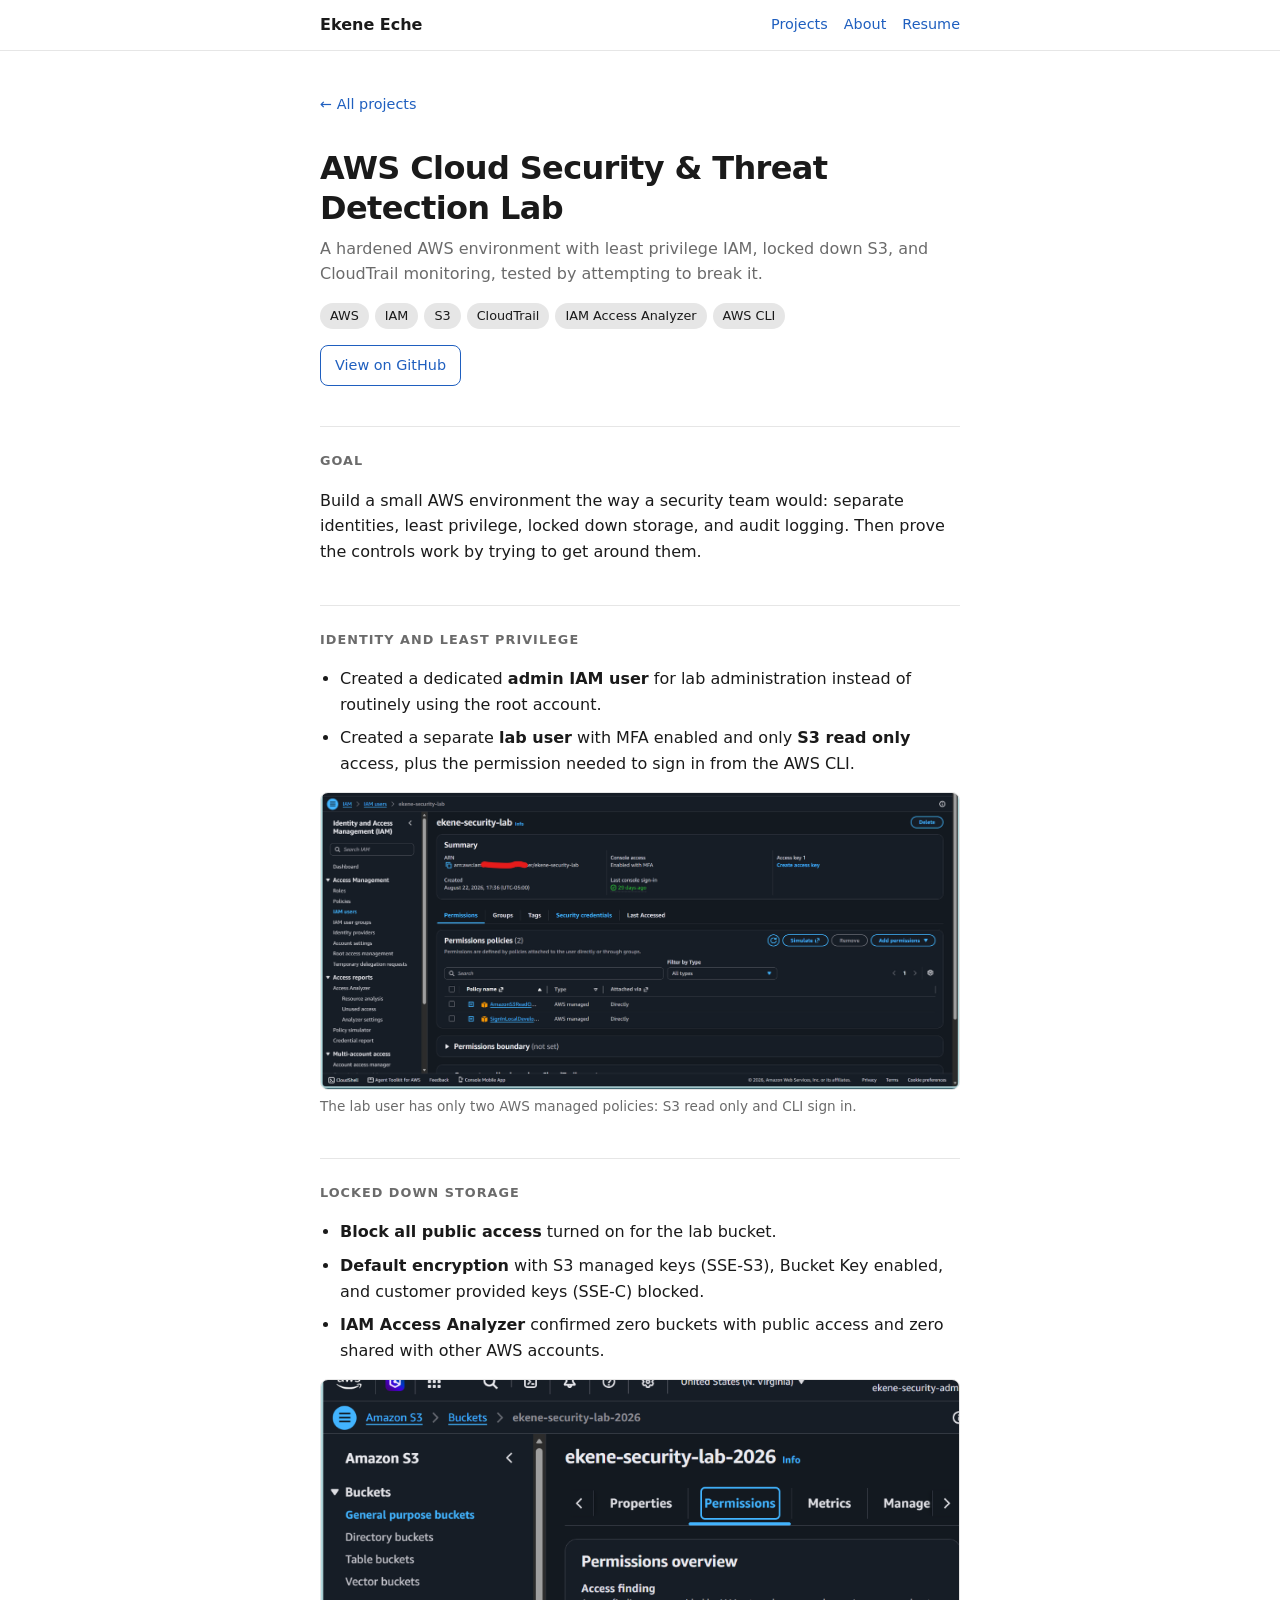
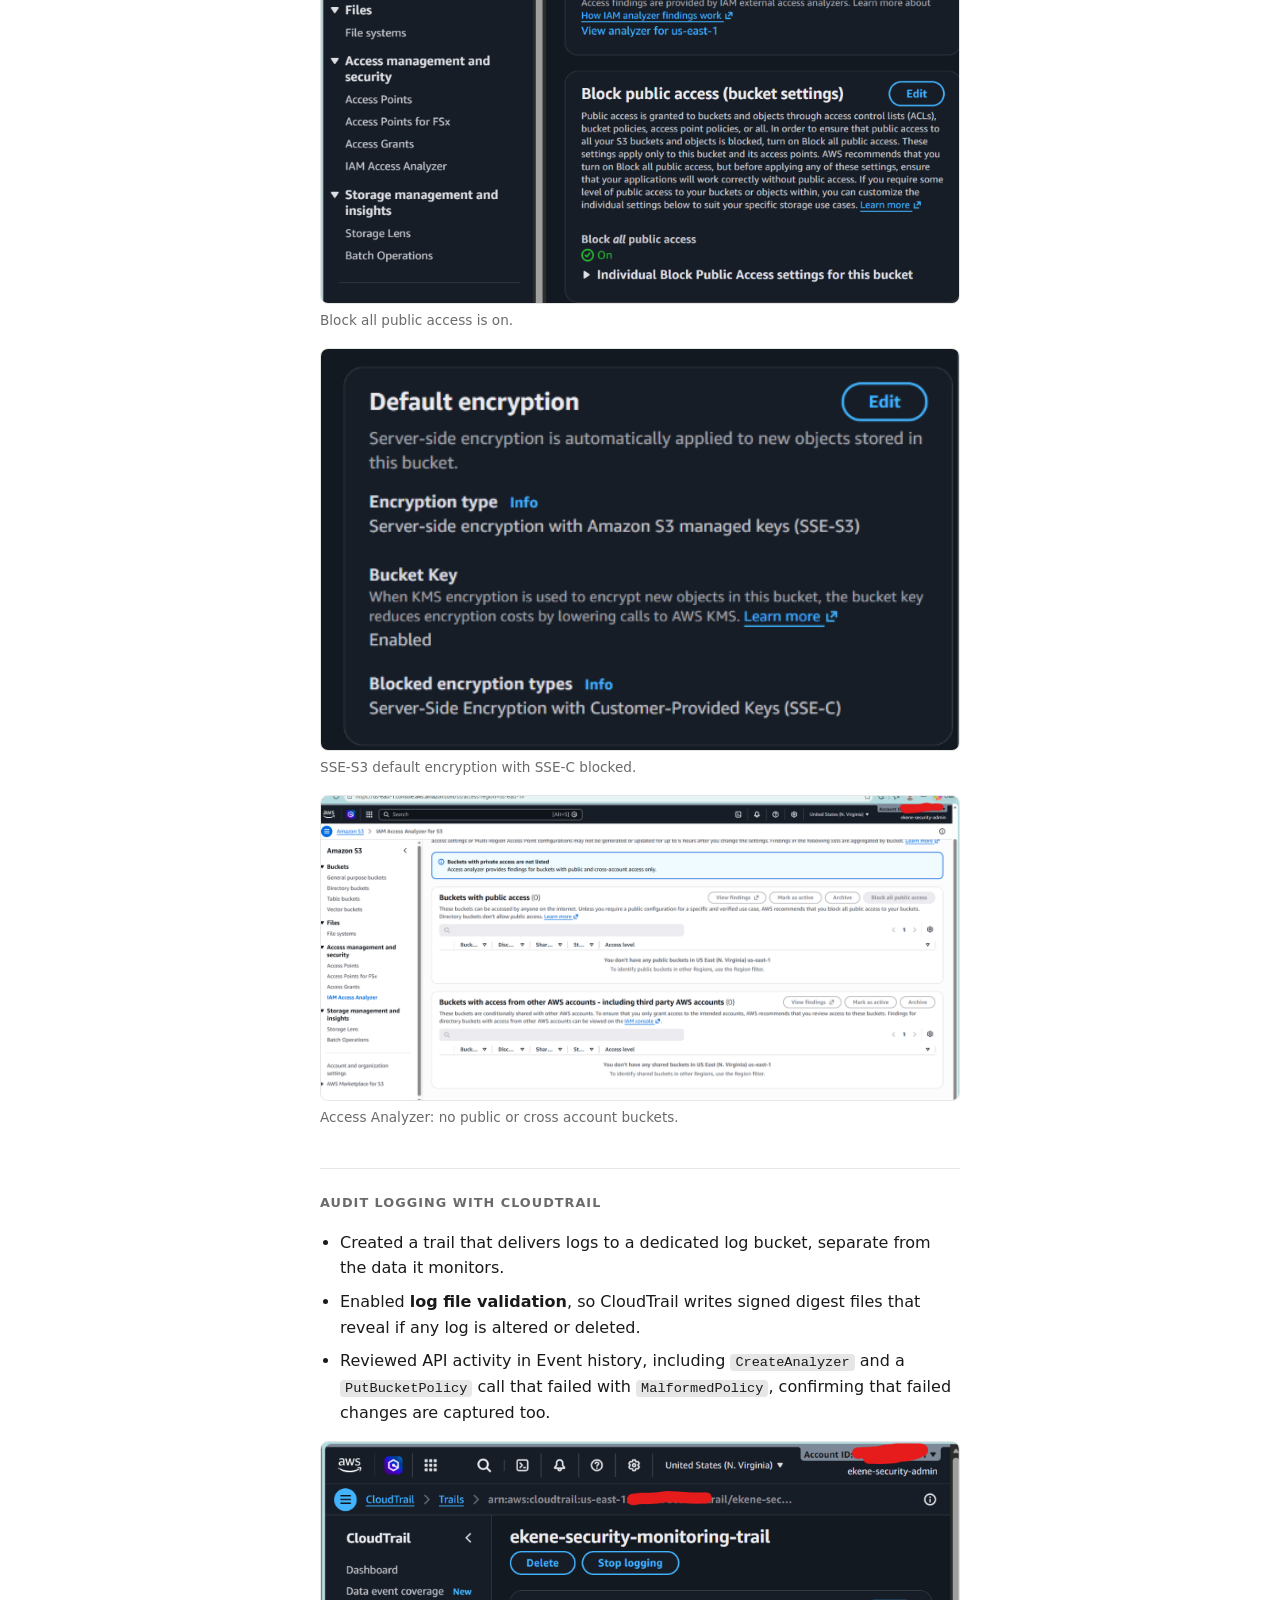
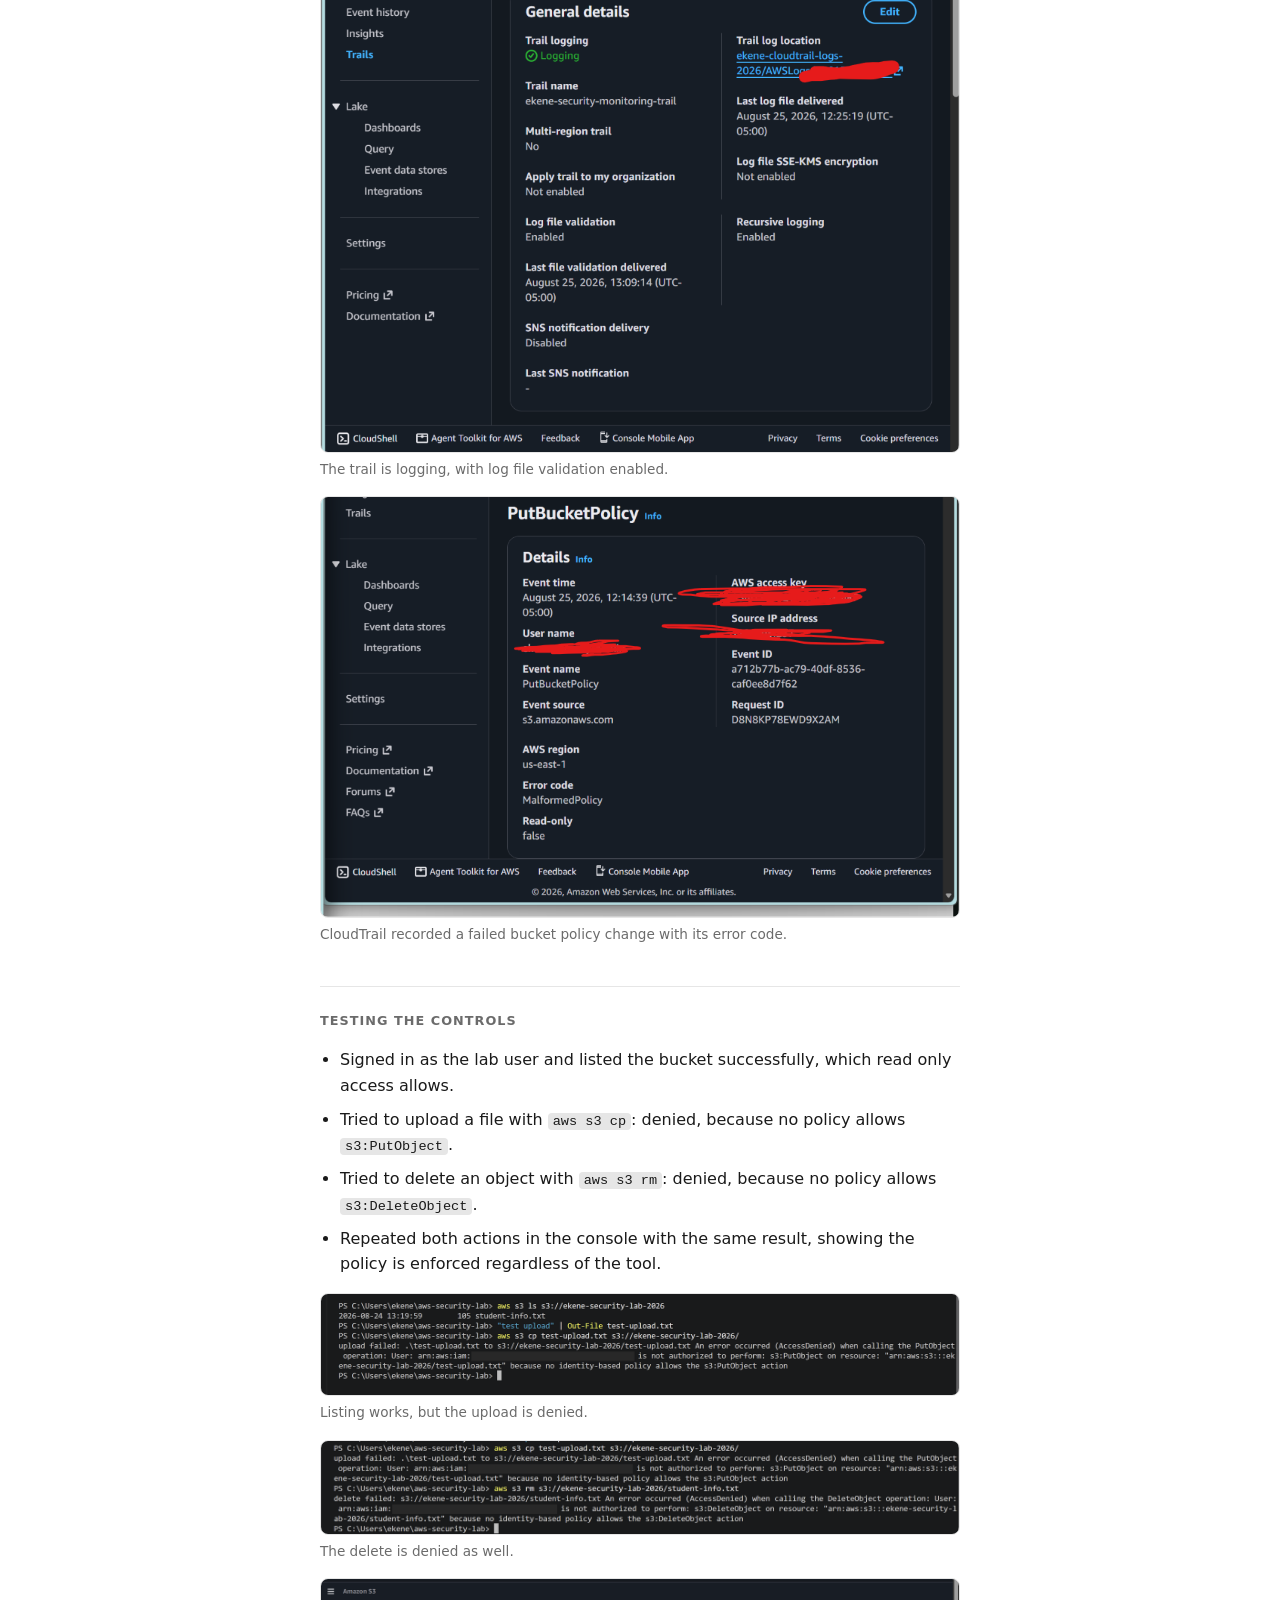
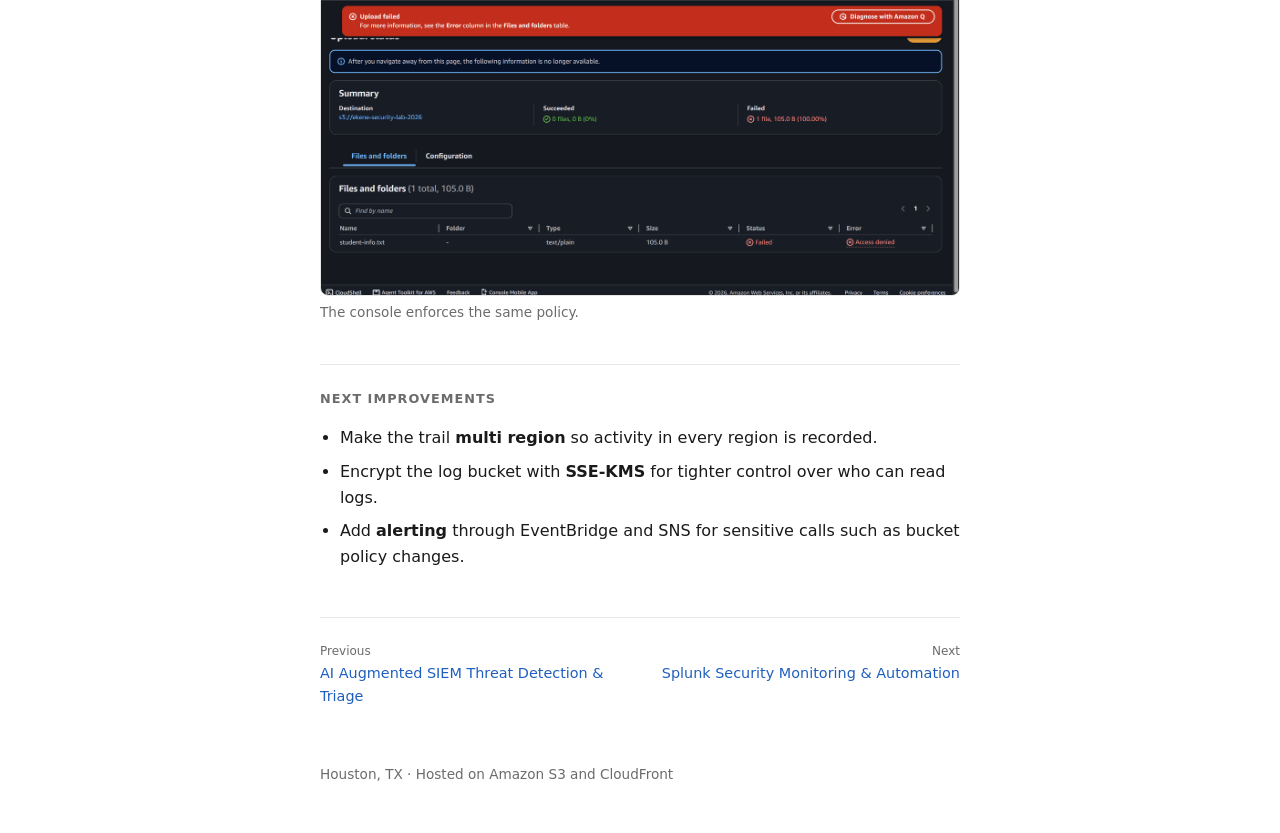
<file: 05-aws-portfolio-website/site/projects/aws-cloud-security-lab.html>
<!DOCTYPE html>
<html lang="en">
<head>
  <meta charset="UTF-8">
  <meta name="viewport" content="width=device-width, initial-scale=1.0">
  <title>AWS Cloud Security & Threat Detection Lab | Ekene Eche</title>
  <meta name="description" content="Ekene Eche, cybersecurity portfolio: cloud security, SIEM, and threat detection.">
  <link rel="stylesheet" href="../style.css">
</head>
<body>
  <div class="topbar"><div class="topbar-inner">
    <a class="brand" href="../index.html">Ekene Eche</a>
    <nav class="toplinks"><a href="../index.html#projects">Projects</a><a href="../about.pdf">About</a><a href="../resume.pdf">Resume</a></nav>
  </div></div>
  <main>
    <a class="back" href="../index.html#projects">&larr; All projects</a>
    <header class="project-head">
      
      <h1>AWS Cloud Security &amp; Threat Detection Lab</h1>
      <p class="tagline">A hardened AWS environment with least privilege IAM, locked down S3, and CloudTrail monitoring, tested by attempting to break it.</p>
      <ul class="chips"><li>AWS</li><li>IAM</li><li>S3</li><li>CloudTrail</li><li>IAM Access Analyzer</li><li>AWS CLI</li></ul>
      <a class="button" href="https://github.com/echeekene/CloudSecurityProjects/tree/main/01-aws-cloud-security-lab">View on GitHub</a>
    </header>
    <section class="detail">
      <h2>Goal</h2>
      <p>Build a small AWS environment the way a security team would: separate identities, least privilege, locked down storage, and audit logging. Then prove the controls work by trying to get around them.</p>
    </section>
    <section class="detail">
      <h2>Identity and least privilege</h2>
      <ul class="points"><li>Created a dedicated <strong>admin IAM user</strong> for lab administration instead of routinely using the root account.</li><li>Created a separate <strong>lab user</strong> with MFA enabled and only <strong>S3 read only</strong> access, plus the permission needed to sign in from the AWS CLI.</li></ul><div class="figs"><figure><a href="img/aws-lab/lab-user-permissions.png" target="_blank" rel="noopener"><img src="img/aws-lab/lab-user-permissions.png" alt="The lab user has only two AWS managed policies: S3 read only and CLI sign in." loading="lazy"></a><figcaption>The lab user has only two AWS managed policies: S3 read only and CLI sign in.</figcaption></figure></div>
    </section>
    <section class="detail">
      <h2>Locked down storage</h2>
      <ul class="points"><li><strong>Block all public access</strong> turned on for the lab bucket.</li><li><strong>Default encryption</strong> with S3 managed keys (SSE-S3), Bucket Key enabled, and customer provided keys (SSE-C) blocked.</li><li><strong>IAM Access Analyzer</strong> confirmed zero buckets with public access and zero shared with other AWS accounts.</li></ul><div class="figs"><figure><a href="img/aws-lab/block-public-access.png" target="_blank" rel="noopener"><img src="img/aws-lab/block-public-access.png" alt="Block all public access is on." loading="lazy"></a><figcaption>Block all public access is on.</figcaption></figure><figure><a href="img/aws-lab/default-encryption.png" target="_blank" rel="noopener"><img src="img/aws-lab/default-encryption.png" alt="SSE-S3 default encryption with SSE-C blocked." loading="lazy"></a><figcaption>SSE-S3 default encryption with SSE-C blocked.</figcaption></figure><figure><a href="img/aws-lab/access-analyzer.png" target="_blank" rel="noopener"><img src="img/aws-lab/access-analyzer.png" alt="Access Analyzer: no public or cross account buckets." loading="lazy"></a><figcaption>Access Analyzer: no public or cross account buckets.</figcaption></figure></div>
    </section>
    <section class="detail">
      <h2>Audit logging with CloudTrail</h2>
      <ul class="points"><li>Created a trail that delivers logs to a dedicated log bucket, separate from the data it monitors.</li><li>Enabled <strong>log file validation</strong>, so CloudTrail writes signed digest files that reveal if any log is altered or deleted.</li><li>Reviewed API activity in Event history, including <code>CreateAnalyzer</code> and a <code>PutBucketPolicy</code> call that failed with <code>MalformedPolicy</code>, confirming that failed changes are captured too.</li></ul><div class="figs"><figure><a href="img/aws-lab/cloudtrail-trail.png" target="_blank" rel="noopener"><img src="img/aws-lab/cloudtrail-trail.png" alt="The trail is logging, with log file validation enabled." loading="lazy"></a><figcaption>The trail is logging, with log file validation enabled.</figcaption></figure><figure><a href="img/aws-lab/cloudtrail-putbucketpolicy.png" target="_blank" rel="noopener"><img src="img/aws-lab/cloudtrail-putbucketpolicy.png" alt="CloudTrail recorded a failed bucket policy change with its error code." loading="lazy"></a><figcaption>CloudTrail recorded a failed bucket policy change with its error code.</figcaption></figure></div>
    </section>
    <section class="detail">
      <h2>Testing the controls</h2>
      <ul class="points"><li>Signed in as the lab user and listed the bucket successfully, which read only access allows.</li><li>Tried to upload a file with <code>aws s3 cp</code>: denied, because no policy allows <code>s3:PutObject</code>.</li><li>Tried to delete an object with <code>aws s3 rm</code>: denied, because no policy allows <code>s3:DeleteObject</code>.</li><li>Repeated both actions in the console with the same result, showing the policy is enforced regardless of the tool.</li></ul><div class="figs"><figure><a href="img/aws-lab/cli-putobject-denied.png" target="_blank" rel="noopener"><img src="img/aws-lab/cli-putobject-denied.png" alt="Listing works, but the upload is denied." loading="lazy"></a><figcaption>Listing works, but the upload is denied.</figcaption></figure><figure><a href="img/aws-lab/cli-deleteobject-denied.png" target="_blank" rel="noopener"><img src="img/aws-lab/cli-deleteobject-denied.png" alt="The delete is denied as well." loading="lazy"></a><figcaption>The delete is denied as well.</figcaption></figure><figure><a href="img/aws-lab/console-upload-denied.png" target="_blank" rel="noopener"><img src="img/aws-lab/console-upload-denied.png" alt="The console enforces the same policy." loading="lazy"></a><figcaption>The console enforces the same policy.</figcaption></figure></div>
    </section>
    <section class="detail">
      <h2>Next improvements</h2>
      <ul class="points"><li>Make the trail <strong>multi region</strong> so activity in every region is recorded.</li><li>Encrypt the log bucket with <strong>SSE-KMS</strong> for tighter control over who can read logs.</li><li>Add <strong>alerting</strong> through EventBridge and SNS for sensitive calls such as bucket policy changes.</li></ul>
    </section>
    <nav class="pager"><a href="ai-siem-triage.html"><small>Previous</small>AI Augmented SIEM Threat Detection &amp; Triage</a><a class="next" href="splunk-monitoring.html"><small>Next</small>Splunk Security Monitoring &amp; Automation</a></nav>
    <footer><p>Houston, TX &middot; Hosted on Amazon S3 and CloudFront</p></footer>
  </main>
</body>
</html>
</file>
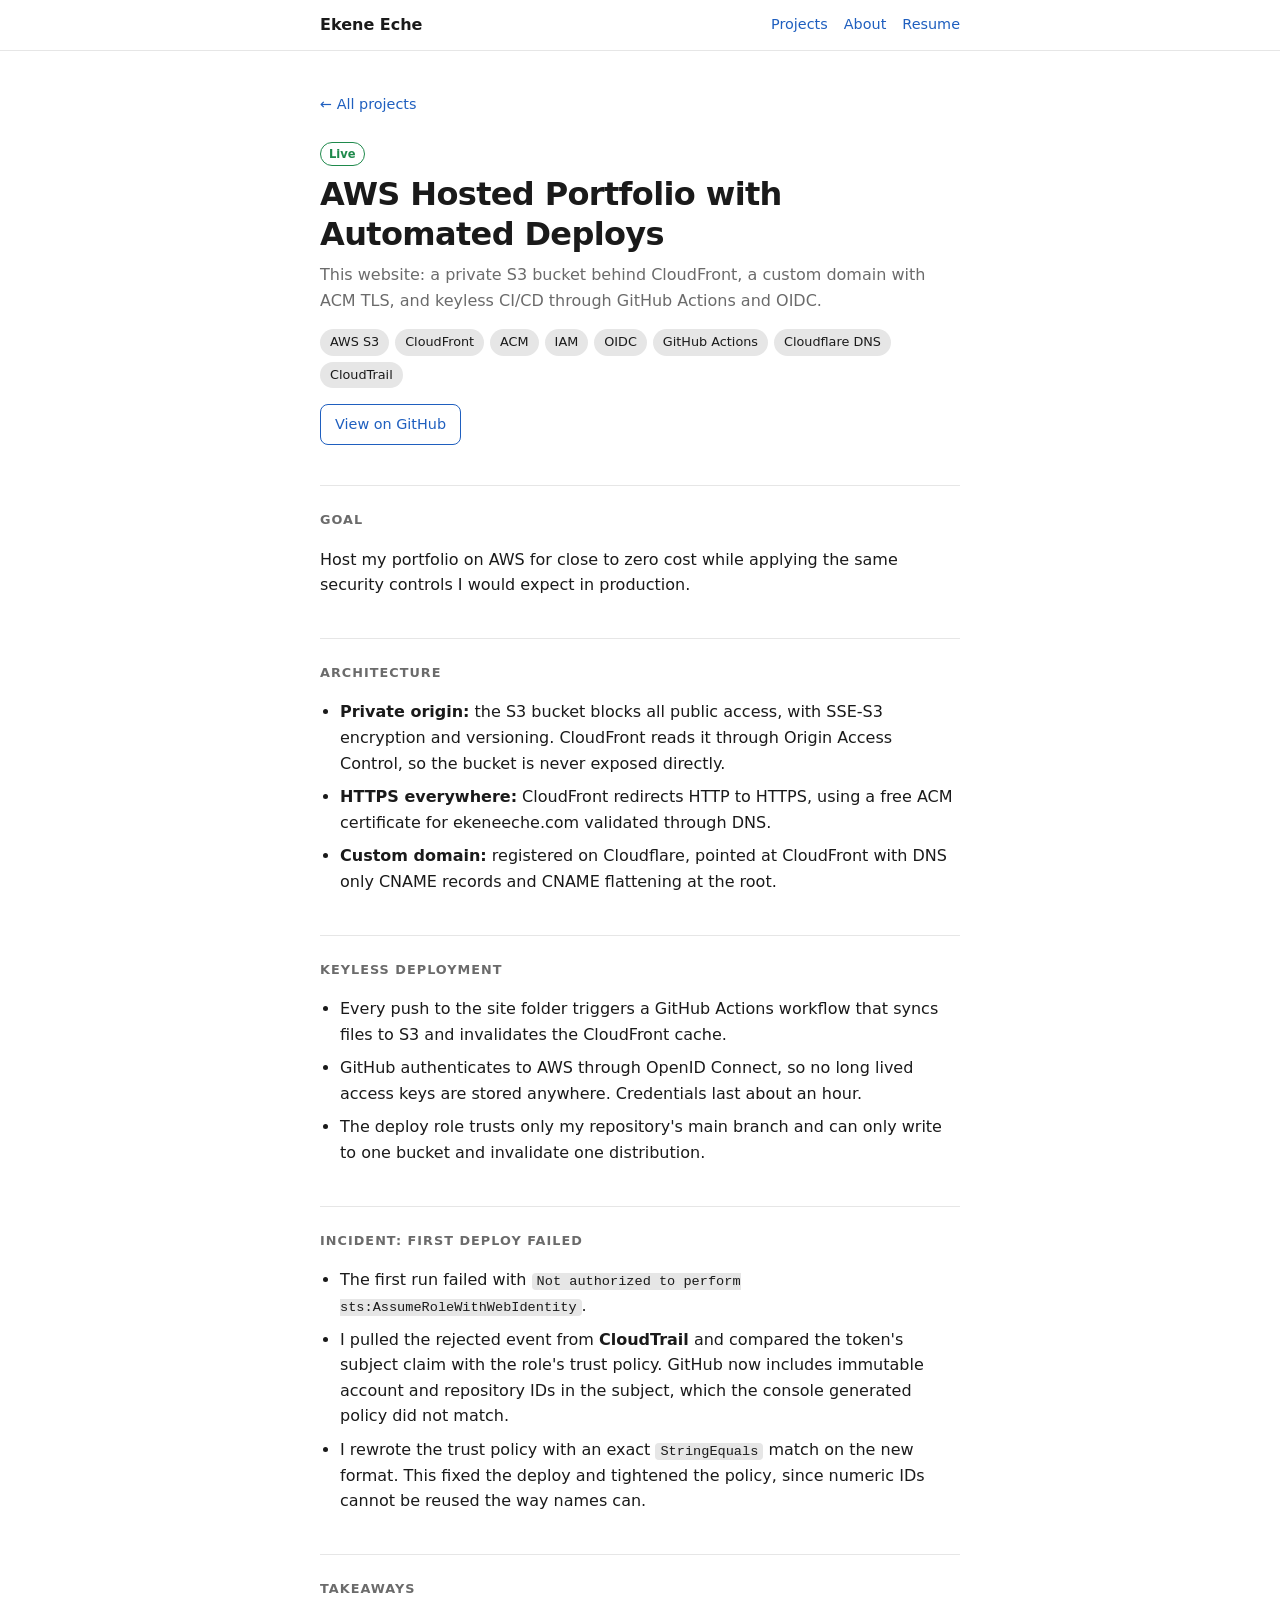
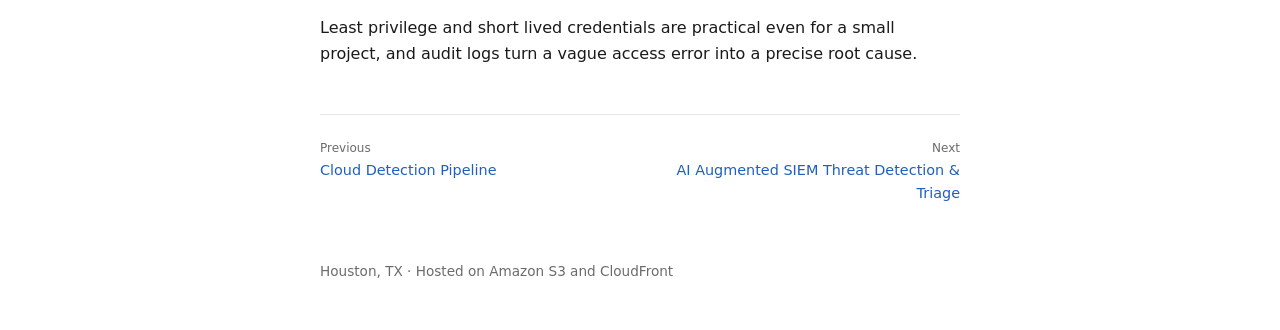
<file: 05-aws-portfolio-website/site/projects/aws-portfolio-site.html>
<!DOCTYPE html>
<html lang="en">
<head>
  <meta charset="UTF-8">
  <meta name="viewport" content="width=device-width, initial-scale=1.0">
  <title>AWS Hosted Portfolio with Automated Deploys | Ekene Eche</title>
  <meta name="description" content="Ekene Eche, cybersecurity portfolio: cloud security, SIEM, and threat detection.">
  <link rel="stylesheet" href="../style.css">
</head>
<body>
  <div class="topbar"><div class="topbar-inner">
    <a class="brand" href="../index.html">Ekene Eche</a>
    <nav class="toplinks"><a href="../index.html#projects">Projects</a><a href="../about.pdf">About</a><a href="../resume.pdf">Resume</a></nav>
  </div></div>
  <main>
    <a class="back" href="../index.html#projects">&larr; All projects</a>
    <header class="project-head">
      <span class="badge live">Live</span>
      <h1>AWS Hosted Portfolio with Automated Deploys</h1>
      <p class="tagline">This website: a private S3 bucket behind CloudFront, a custom domain with ACM TLS, and keyless CI/CD through GitHub Actions and OIDC.</p>
      <ul class="chips"><li>AWS S3</li><li>CloudFront</li><li>ACM</li><li>IAM</li><li>OIDC</li><li>GitHub Actions</li><li>Cloudflare DNS</li><li>CloudTrail</li></ul>
      <a class="button" href="https://github.com/echeekene/CloudSecurityProjects/tree/main/05-aws-portfolio-website">View on GitHub</a>
    </header>
    <section class="detail">
      <h2>Goal</h2>
      <p>Host my portfolio on AWS for close to zero cost while applying the same security controls I would expect in production.</p>
    </section>
    <section class="detail">
      <h2>Architecture</h2>
      <ul class="points"><li><strong>Private origin:</strong> the S3 bucket blocks all public access, with SSE-S3 encryption and versioning. CloudFront reads it through Origin Access Control, so the bucket is never exposed directly.</li><li><strong>HTTPS everywhere:</strong> CloudFront redirects HTTP to HTTPS, using a free ACM certificate for ekeneeche.com validated through DNS.</li><li><strong>Custom domain:</strong> registered on Cloudflare, pointed at CloudFront with DNS only CNAME records and CNAME flattening at the root.</li></ul>
    </section>
    <section class="detail">
      <h2>Keyless deployment</h2>
      <ul class="points"><li>Every push to the site folder triggers a GitHub Actions workflow that syncs files to S3 and invalidates the CloudFront cache.</li><li>GitHub authenticates to AWS through OpenID Connect, so no long lived access keys are stored anywhere. Credentials last about an hour.</li><li>The deploy role trusts only my repository's main branch and can only write to one bucket and invalidate one distribution.</li></ul>
    </section>
    <section class="detail">
      <h2>Incident: first deploy failed</h2>
      <ul class="points"><li>The first run failed with <code>Not authorized to perform sts:AssumeRoleWithWebIdentity</code>.</li><li>I pulled the rejected event from <strong>CloudTrail</strong> and compared the token's subject claim with the role's trust policy. GitHub now includes immutable account and repository IDs in the subject, which the console generated policy did not match.</li><li>I rewrote the trust policy with an exact <code>StringEquals</code> match on the new format. This fixed the deploy and tightened the policy, since numeric IDs cannot be reused the way names can.</li></ul>
    </section>
    <section class="detail">
      <h2>Takeaways</h2>
      <p>Least privilege and short lived credentials are practical even for a small project, and audit logs turn a vague access error into a precise root cause.</p>
    </section>
    <nav class="pager"><a href="cloud-detection-pipeline.html"><small>Previous</small>Cloud Detection Pipeline</a><a class="next" href="ai-siem-triage.html"><small>Next</small>AI Augmented SIEM Threat Detection &amp; Triage</a></nav>
    <footer><p>Houston, TX &middot; Hosted on Amazon S3 and CloudFront</p></footer>
  </main>
</body>
</html>
</file>
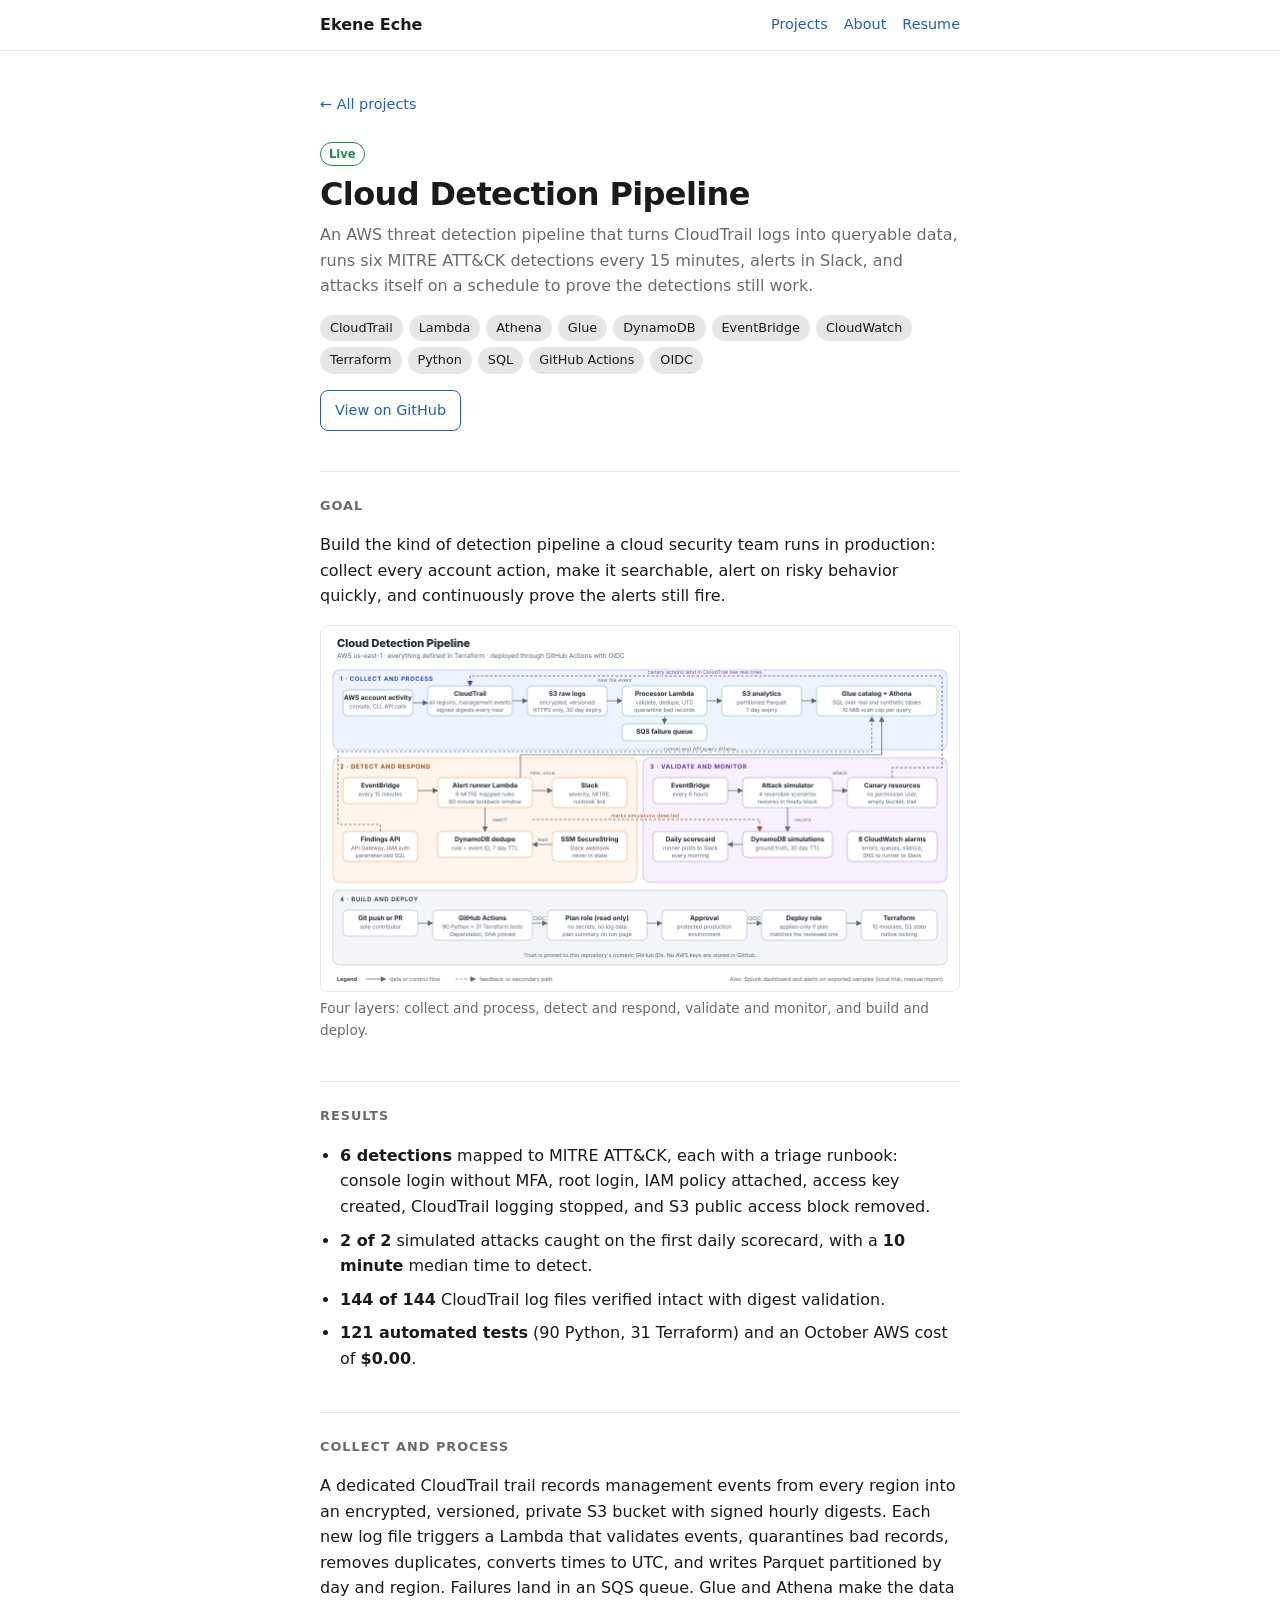
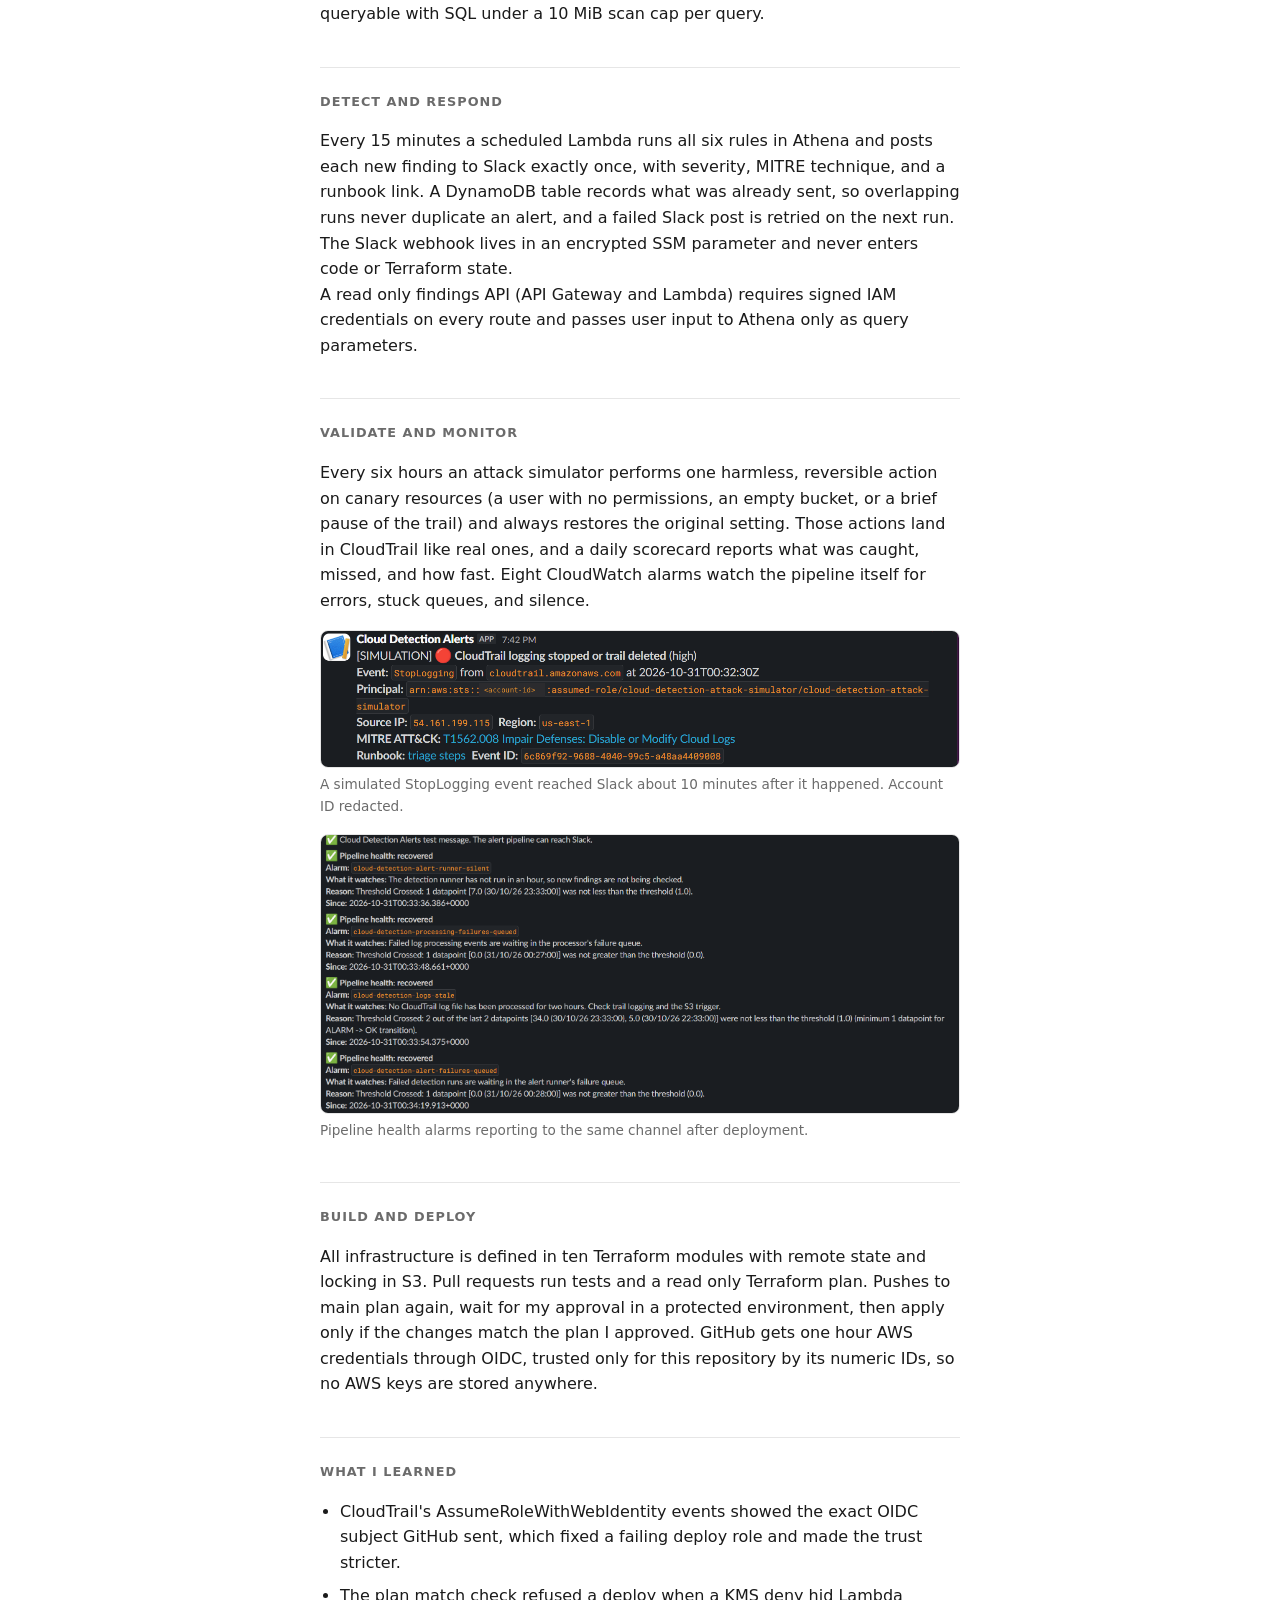
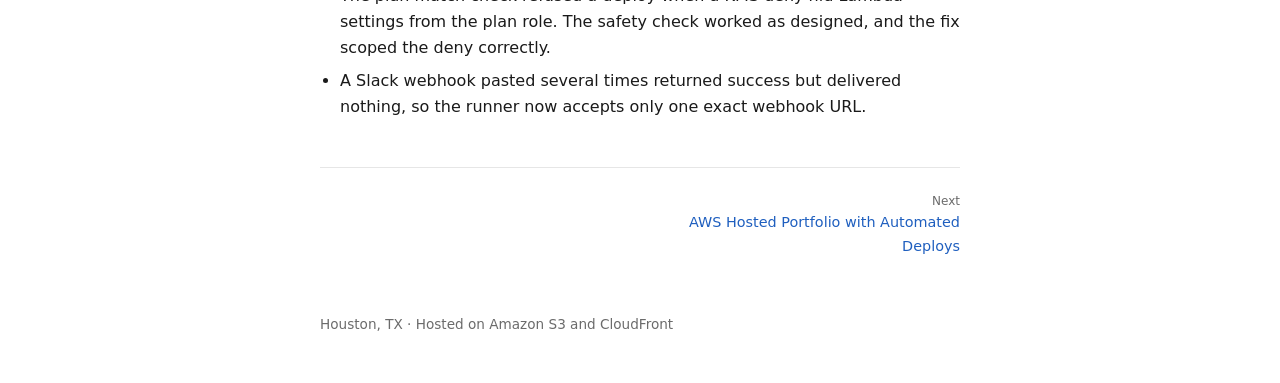
<file: 05-aws-portfolio-website/site/projects/cloud-detection-pipeline.html>
<!DOCTYPE html>
<html lang="en">
<head>
  <meta charset="UTF-8">
  <meta name="viewport" content="width=device-width, initial-scale=1.0">
  <title>Cloud Detection Pipeline | Ekene Eche</title>
  <meta name="description" content="Ekene Eche, cybersecurity portfolio: an AWS threat detection pipeline with live alerting, attack simulation, and keyless CI/CD.">
  <link rel="stylesheet" href="../style.css">
</head>
<body>
  <div class="topbar"><div class="topbar-inner">
    <a class="brand" href="../index.html">Ekene Eche</a>
    <nav class="toplinks"><a href="../index.html#projects">Projects</a><a href="../about.pdf">About</a><a href="../resume.pdf">Resume</a></nav>
  </div></div>
  <main>
    <a class="back" href="../index.html#projects">&larr; All projects</a>
    <header class="project-head">
      <span class="badge live">Live</span>
      <h1>Cloud Detection Pipeline</h1>
      <p class="tagline">An AWS threat detection pipeline that turns CloudTrail logs into queryable data, runs six MITRE ATT&amp;CK detections every 15 minutes, alerts in Slack, and attacks itself on a schedule to prove the detections still work.</p>
      <ul class="chips"><li>CloudTrail</li><li>Lambda</li><li>Athena</li><li>Glue</li><li>DynamoDB</li><li>EventBridge</li><li>CloudWatch</li><li>Terraform</li><li>Python</li><li>SQL</li><li>GitHub Actions</li><li>OIDC</li></ul>
      <a class="button" href="https://github.com/echeekene/Cloud-detection-pipeline">View on GitHub</a>
    </header>
    <section class="detail">
      <h2>Goal</h2>
      <p>Build the kind of detection pipeline a cloud security team runs in production: collect every account action, make it searchable, alert on risky behavior quickly, and continuously prove the alerts still fire.</p>
      <div class="figs">
        <figure><a href="img/cloud-detection/architecture.png" target="_blank" rel="noopener"><img src="img/cloud-detection/architecture.png" alt="Architecture in four layers: collect and process, detect and respond, validate and monitor, build and deploy." width="2560" height="1464" loading="lazy"></a><figcaption>Four layers: collect and process, detect and respond, validate and monitor, and build and deploy.</figcaption></figure>
      </div>
    </section>
    <section class="detail">
      <h2>Results</h2>
      <ul class="points">
        <li><strong>6 detections</strong> mapped to MITRE ATT&amp;CK, each with a triage runbook: console login without MFA, root login, IAM policy attached, access key created, CloudTrail logging stopped, and S3 public access block removed.</li>
        <li><strong>2 of 2</strong> simulated attacks caught on the first daily scorecard, with a <strong>10 minute</strong> median time to detect.</li>
        <li><strong>144 of 144</strong> CloudTrail log files verified intact with digest validation.</li>
        <li><strong>121 automated tests</strong> (90 Python, 31 Terraform) and an October AWS cost of <strong>$0.00</strong>.</li>
      </ul>
    </section>
    <section class="detail">
      <h2>Collect and process</h2>
      <p>A dedicated CloudTrail trail records management events from every region into an encrypted, versioned, private S3 bucket with signed hourly digests. Each new log file triggers a Lambda that validates events, quarantines bad records, removes duplicates, converts times to UTC, and writes Parquet partitioned by day and region. Failures land in an SQS queue. Glue and Athena make the data queryable with SQL under a 10 MiB scan cap per query.</p>
    </section>
    <section class="detail">
      <h2>Detect and respond</h2>
      <p>Every 15 minutes a scheduled Lambda runs all six rules in Athena and posts each new finding to Slack exactly once, with severity, MITRE technique, and a runbook link. A DynamoDB table records what was already sent, so overlapping runs never duplicate an alert, and a failed Slack post is retried on the next run. The Slack webhook lives in an encrypted SSM parameter and never enters code or Terraform state.</p>
      <p>A read only findings API (API Gateway and Lambda) requires signed IAM credentials on every route and passes user input to Athena only as query parameters.</p>
    </section>
    <section class="detail">
      <h2>Validate and monitor</h2>
      <p>Every six hours an attack simulator performs one harmless, reversible action on canary resources (a user with no permissions, an empty bucket, or a brief pause of the trail) and always restores the original setting. Those actions land in CloudTrail like real ones, and a daily scorecard reports what was caught, missed, and how fast. Eight CloudWatch alarms watch the pipeline itself for errors, stuck queues, and silence.</p>
      <div class="figs">
        <figure><a href="img/cloud-detection/slack-simulation-alert.png" target="_blank" rel="noopener"><img src="img/cloud-detection/slack-simulation-alert.png" alt="Slack alert for a simulated CloudTrail StopLogging event, with the account ID redacted." width="1260" height="270" loading="lazy"></a><figcaption>A simulated StopLogging event reached Slack about 10 minutes after it happened. Account ID redacted.</figcaption></figure>
        <figure><a href="img/cloud-detection/slack-health-alarms.png" target="_blank" rel="noopener"><img src="img/cloud-detection/slack-health-alarms.png" alt="Slack messages from the pipeline health alarms." width="1775" height="775" loading="lazy"></a><figcaption>Pipeline health alarms reporting to the same channel after deployment.</figcaption></figure>
      </div>
    </section>
    <section class="detail">
      <h2>Build and deploy</h2>
      <p>All infrastructure is defined in ten Terraform modules with remote state and locking in S3. Pull requests run tests and a read only Terraform plan. Pushes to main plan again, wait for my approval in a protected environment, then apply only if the changes match the plan I approved. GitHub gets one hour AWS credentials through OIDC, trusted only for this repository by its numeric IDs, so no AWS keys are stored anywhere.</p>
    </section>
    <section class="detail">
      <h2>What I learned</h2>
      <ul class="points">
        <li>CloudTrail's AssumeRoleWithWebIdentity events showed the exact OIDC subject GitHub sent, which fixed a failing deploy role and made the trust stricter.</li>
        <li>The plan match check refused a deploy when a KMS deny hid Lambda settings from the plan role. The safety check worked as designed, and the fix scoped the deny correctly.</li>
        <li>A Slack webhook pasted several times returned success but delivered nothing, so the runner now accepts only one exact webhook URL.</li>
      </ul>
    </section>
    <nav class="pager"><span></span><a class="next" href="aws-portfolio-site.html"><small>Next</small>AWS Hosted Portfolio with Automated Deploys</a></nav>
    <footer><p>Houston, TX &middot; Hosted on Amazon S3 and CloudFront</p></footer>
  </main>
</body>
</html>
</file>
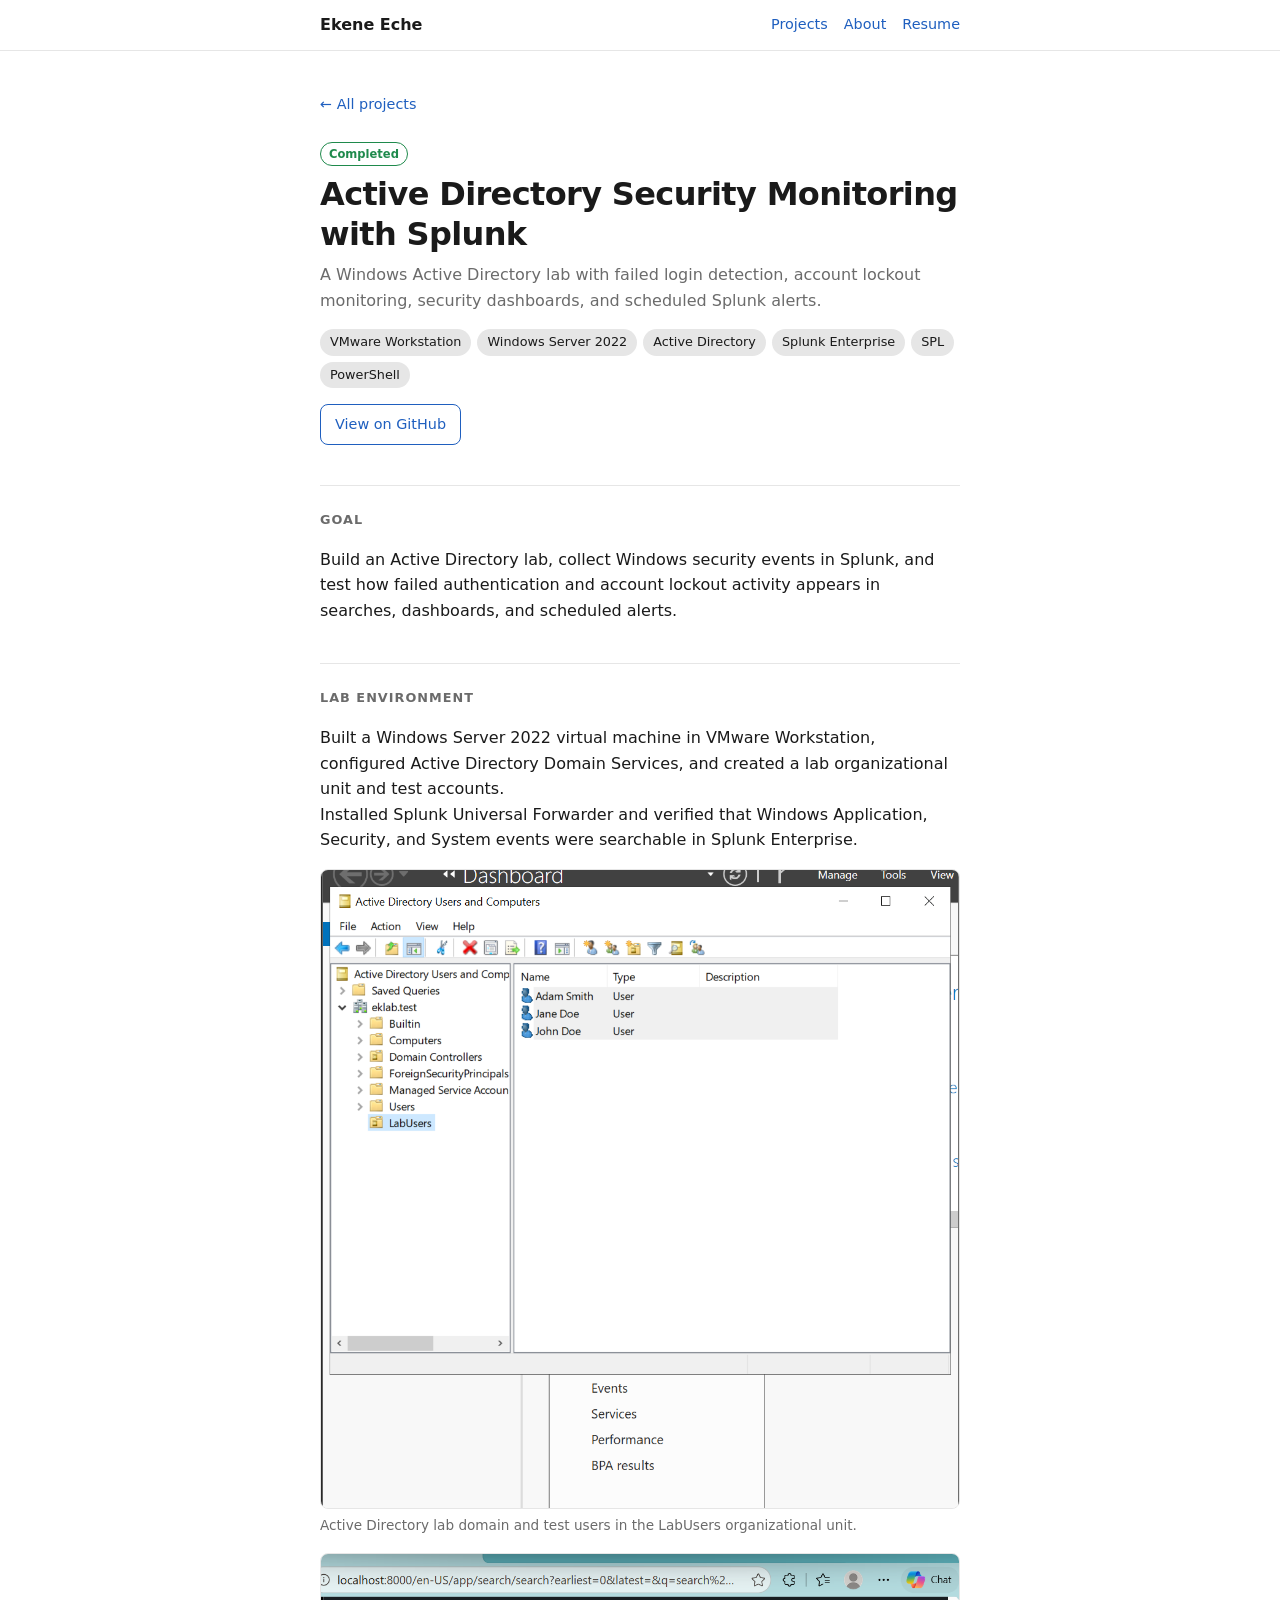
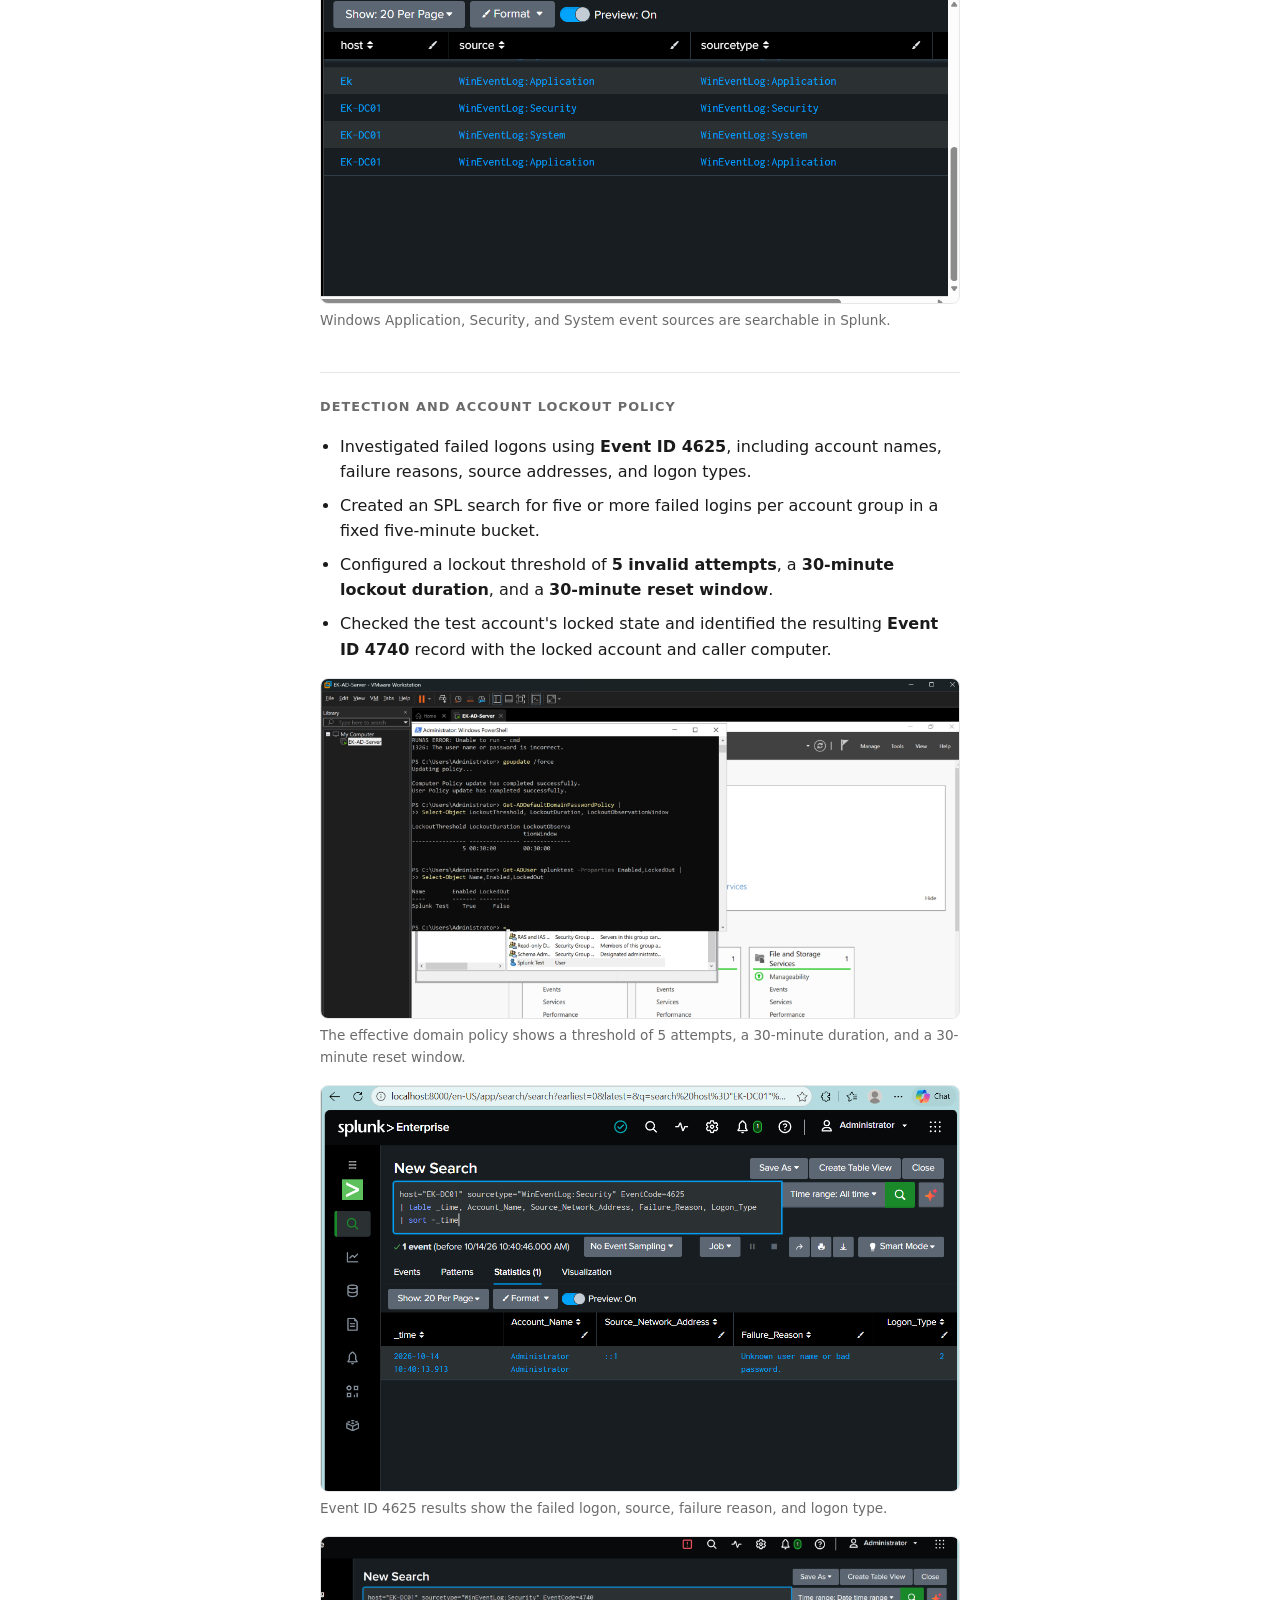
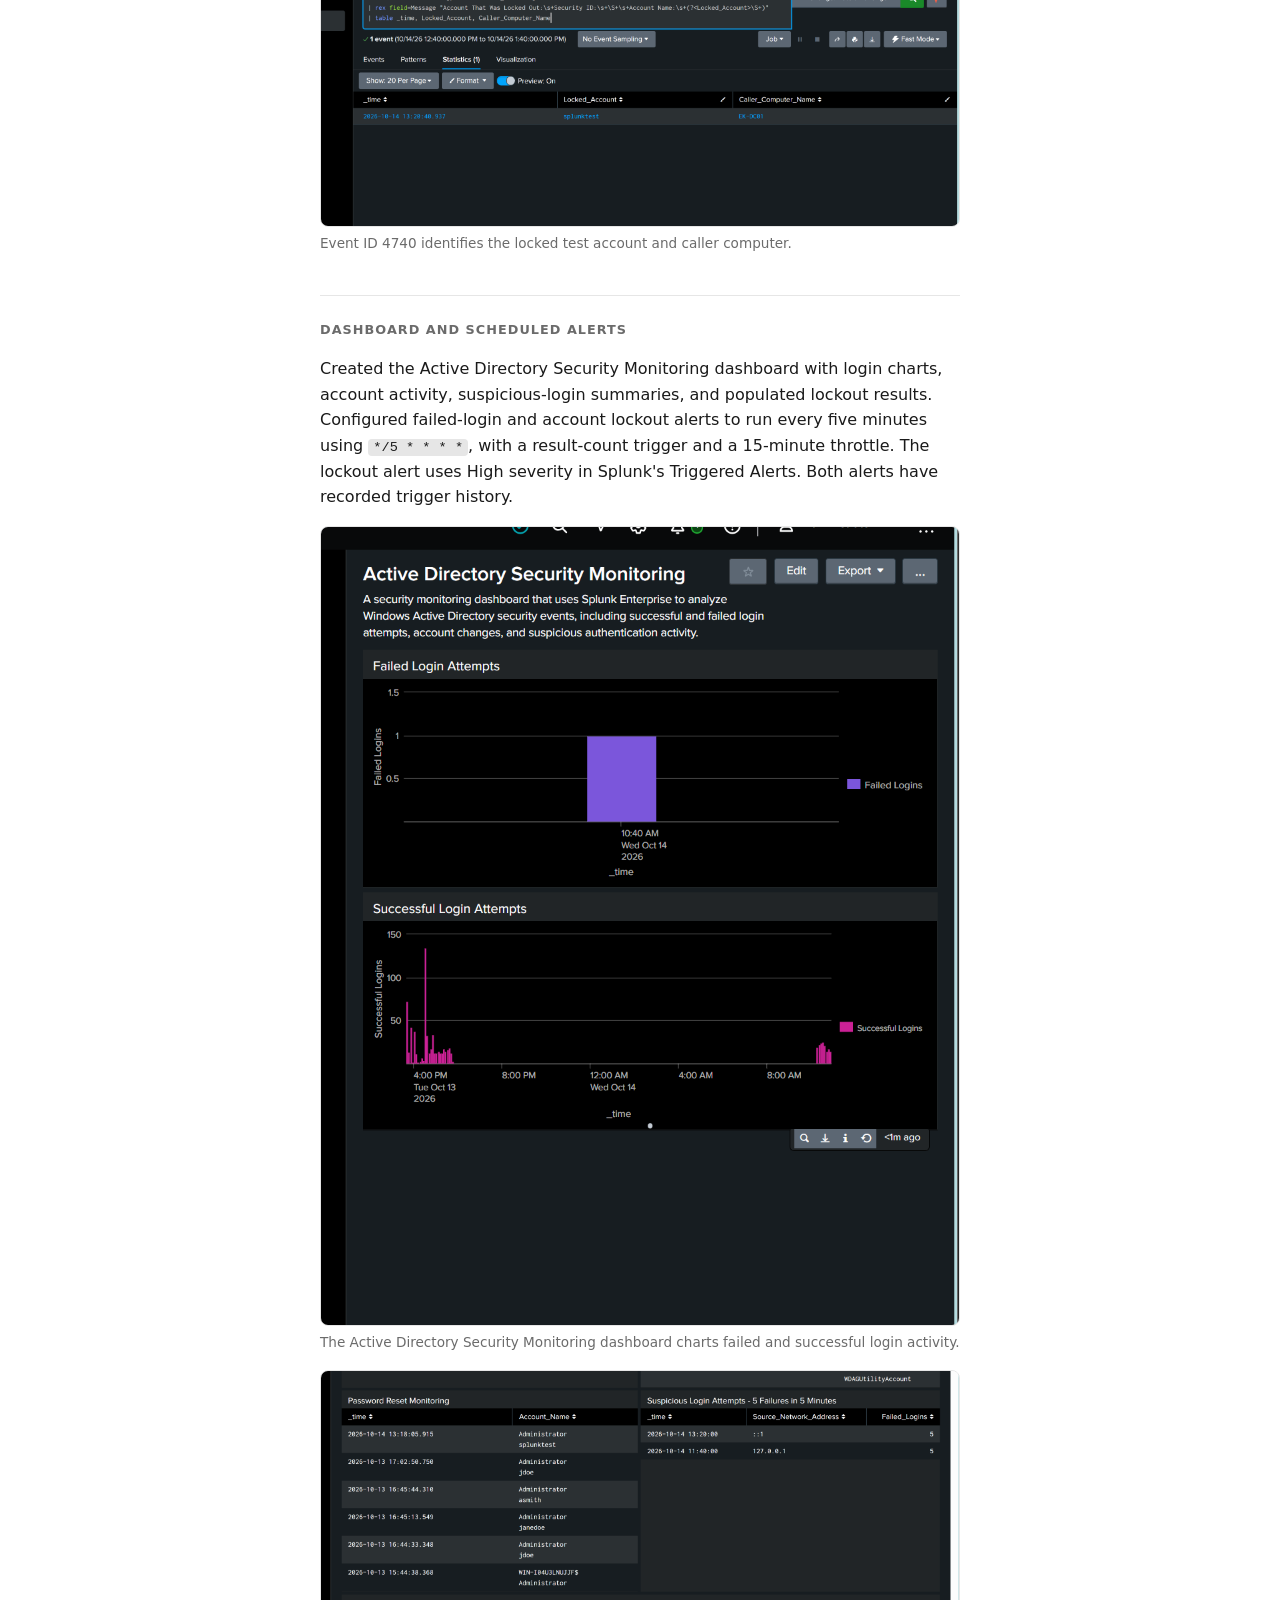
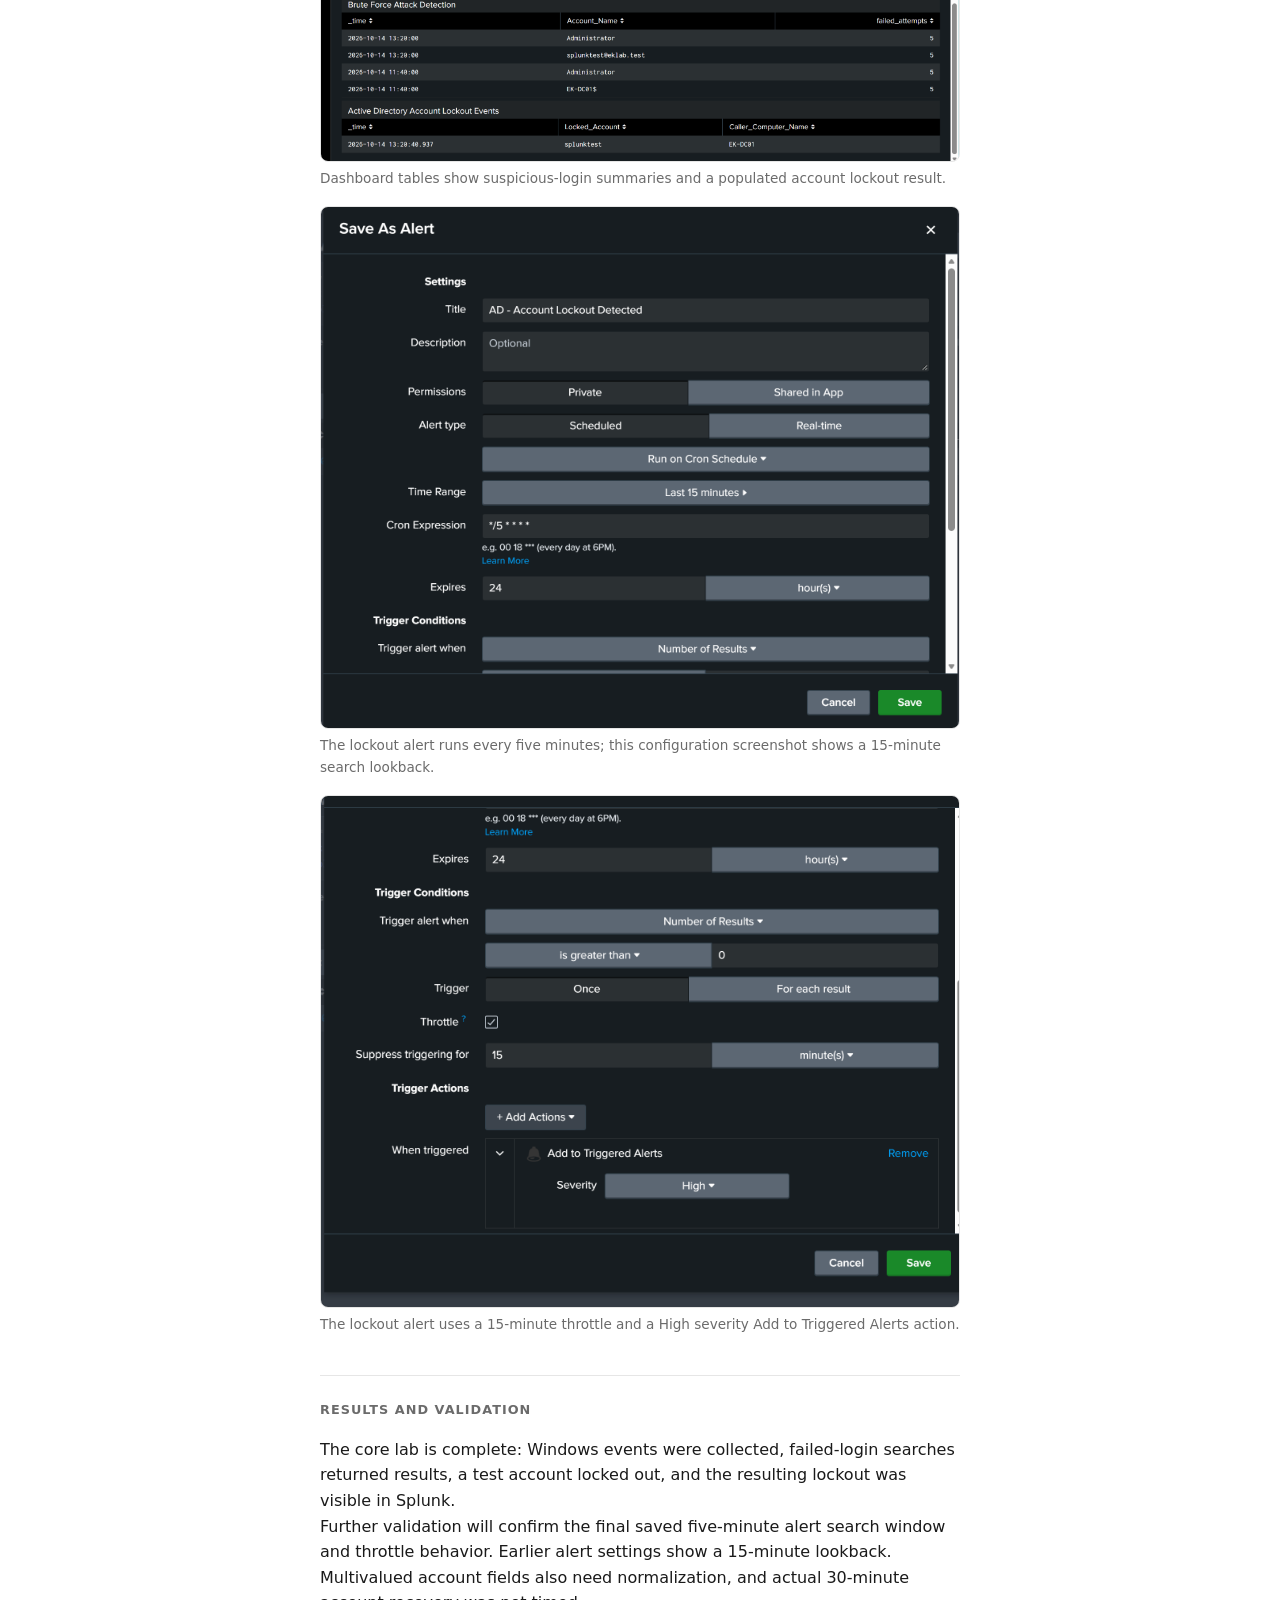
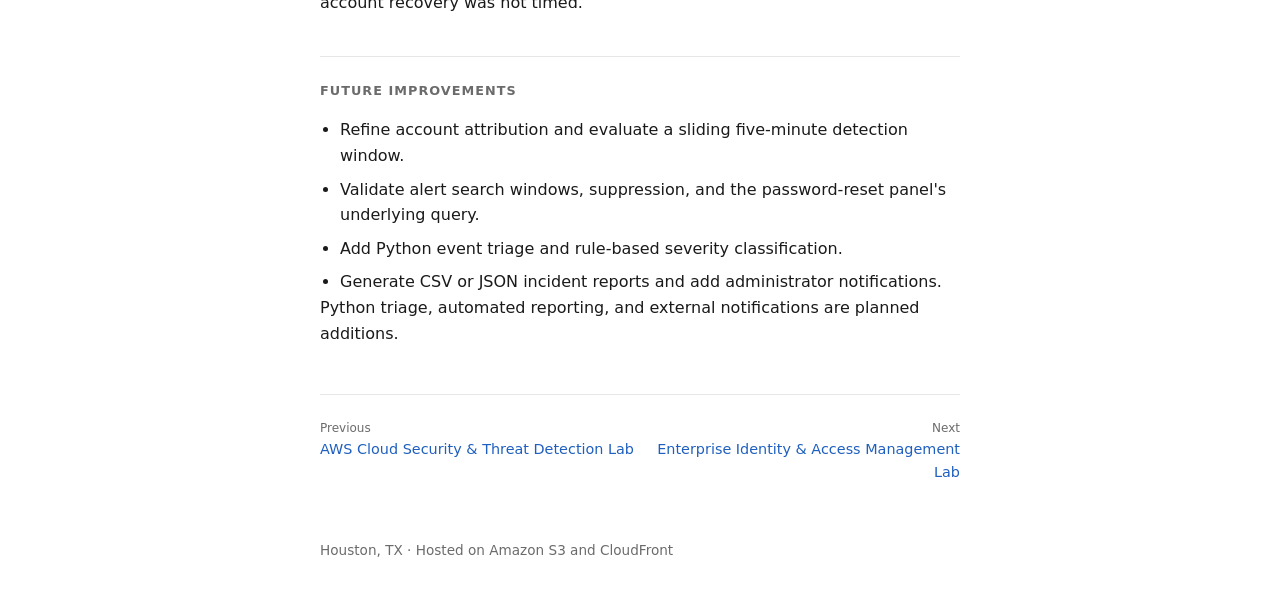
<file: 05-aws-portfolio-website/site/projects/splunk-monitoring.html>
<!DOCTYPE html>
<html lang="en">
<head>
  <meta charset="UTF-8">
  <meta name="viewport" content="width=device-width, initial-scale=1.0">
  <title>Active Directory Security Monitoring with Splunk | Ekene Eche</title>
  <meta name="description" content="Ekene Eche, cybersecurity portfolio: cloud security, SIEM, and threat detection.">
  <link rel="stylesheet" href="../style.css">
</head>
<body>
  <div class="topbar"><div class="topbar-inner">
    <a class="brand" href="../index.html">Ekene Eche</a>
    <nav class="toplinks"><a href="../index.html#projects">Projects</a><a href="../about.pdf">About</a><a href="../resume.pdf">Resume</a></nav>
  </div></div>
  <main>
    <a class="back" href="../index.html#projects">&larr; All projects</a>
    <header class="project-head">
      
      <span class="badge live">Completed</span>
      <h1>Active Directory Security Monitoring with Splunk</h1>
      <p class="tagline">A Windows Active Directory lab with failed login detection, account lockout monitoring, security dashboards, and scheduled Splunk alerts.</p>
      <ul class="chips"><li>VMware Workstation</li><li>Windows Server 2022</li><li>Active Directory</li><li>Splunk Enterprise</li><li>SPL</li><li>PowerShell</li></ul>
      <a class="button" href="https://github.com/echeekene/CloudSecurityProjects/tree/main/03-splunk-security-automation">View on GitHub</a>
    </header>
    <section class="detail">
      <h2>Goal</h2>
      <p>Build an Active Directory lab, collect Windows security events in Splunk, and test how failed authentication and account lockout activity appears in searches, dashboards, and scheduled alerts.</p>
    </section>
    <section class="detail">
      <h2>Lab environment</h2>
      <p>Built a Windows Server 2022 virtual machine in VMware Workstation, configured Active Directory Domain Services, and created a lab organizational unit and test accounts.</p>
      <p>Installed Splunk Universal Forwarder and verified that Windows Application, Security, and System events were searchable in Splunk Enterprise.</p>
      <div class="figs">
        <figure><a href="img/splunk-lab/active-directory-lab-users.png" target="_blank" rel="noopener"><img src="img/splunk-lab/active-directory-lab-users.png" alt="Active Directory lab domain and test users in the LabUsers organizational unit." width="1040" height="1040" loading="lazy"></a><figcaption>Active Directory lab domain and test users in the LabUsers organizational unit.</figcaption></figure>
        <figure><a href="img/splunk-lab/windows-event-sources.png" target="_blank" rel="noopener"><img src="img/splunk-lab/windows-event-sources.png" alt="Windows Application, Security, and System event sources are searchable in Splunk." width="1135" height="622" loading="lazy"></a><figcaption>Windows Application, Security, and System event sources are searchable in Splunk.</figcaption></figure>
      </div>
    </section>
    <section class="detail">
      <h2>Detection and account lockout policy</h2>
      <ul class="points">
        <li>Investigated failed logons using <strong>Event ID 4625</strong>, including account names, failure reasons, source addresses, and logon types.</li>
        <li>Created an SPL search for five or more failed logins per account group in a fixed five-minute bucket.</li>
        <li>Configured a lockout threshold of <strong>5 invalid attempts</strong>, a <strong>30-minute lockout duration</strong>, and a <strong>30-minute reset window</strong>.</li>
        <li>Checked the test account's locked state and identified the resulting <strong>Event ID 4740</strong> record with the locked account and caller computer.</li>
      </ul>
      <div class="figs">
        <figure><a href="img/splunk-lab/lockout-policy.png" target="_blank" rel="noopener"><img src="img/splunk-lab/lockout-policy.png" alt="The effective domain policy shows a threshold of 5 attempts, a 30-minute duration, and a 30-minute reset window." width="2048" height="1088" loading="lazy"></a><figcaption>The effective domain policy shows a threshold of 5 attempts, a 30-minute duration, and a 30-minute reset window.</figcaption></figure>
        <figure><a href="img/splunk-lab/failed-login-search.png" target="_blank" rel="noopener"><img src="img/splunk-lab/failed-login-search.png" alt="Event ID 4625 results show the failed logon, source, failure reason, and logon type." width="1235" height="785" loading="lazy"></a><figcaption>Event ID 4625 results show the failed logon, source, failure reason, and logon type.</figcaption></figure>
        <figure><a href="img/splunk-lab/account-lockout-search.png" target="_blank" rel="noopener"><img src="img/splunk-lab/account-lockout-search.png" alt="Event ID 4740 identifies the locked test account and caller computer." width="2048" height="928" loading="lazy"></a><figcaption>Event ID 4740 identifies the locked test account and caller computer.</figcaption></figure>
      </div>
    </section>
    <section class="detail">
      <h2>Dashboard and scheduled alerts</h2>
      <p>Created the Active Directory Security Monitoring dashboard with login charts, account activity, suspicious-login summaries, and populated lockout results.</p>
      <p>Configured failed-login and account lockout alerts to run every five minutes using <code>*/5 * * * *</code>, with a result-count trigger and a 15-minute throttle. The lockout alert uses High severity in Splunk's Triggered Alerts. Both alerts have recorded trigger history.</p>
      <div class="figs">
        <figure><a href="img/splunk-lab/login-dashboard.png" target="_blank" rel="noopener"><img src="img/splunk-lab/login-dashboard.png" alt="The Active Directory Security Monitoring dashboard charts failed and successful login activity." width="957" height="1197" loading="lazy"></a><figcaption>The Active Directory Security Monitoring dashboard charts failed and successful login activity.</figcaption></figure>
        <figure><a href="img/splunk-lab/dashboard-detection-results.png" target="_blank" rel="noopener"><img src="img/splunk-lab/dashboard-detection-results.png" alt="Dashboard tables show suspicious-login summaries and a populated account lockout result." width="2048" height="1252" loading="lazy"></a><figcaption>Dashboard tables show suspicious-login summaries and a populated account lockout result.</figcaption></figure>
        <figure><a href="img/splunk-lab/alert-schedule.png" target="_blank" rel="noopener"><img src="img/splunk-lab/alert-schedule.png" alt="The lockout alert runs every five minutes; this configuration screenshot shows a 15-minute search lookback." width="1610" height="1316" loading="lazy"></a><figcaption>The lockout alert runs every five minutes; this configuration screenshot shows a 15-minute search lookback.</figcaption></figure>
        <figure><a href="img/splunk-lab/alert-severity-and-throttle.png" target="_blank" rel="noopener"><img src="img/splunk-lab/alert-severity-and-throttle.png" alt="The lockout alert uses a 15-minute throttle and a High severity Add to Triggered Alerts action." width="1588" height="1272" loading="lazy"></a><figcaption>The lockout alert uses a 15-minute throttle and a High severity Add to Triggered Alerts action.</figcaption></figure>
      </div>
    </section>
    <section class="detail">
      <h2>Results and validation</h2>
      <p>The core lab is complete: Windows events were collected, failed-login searches returned results, a test account locked out, and the resulting lockout was visible in Splunk.</p>
      <p>Further validation will confirm the final saved five-minute alert search window and throttle behavior. Earlier alert settings show a 15-minute lookback. Multivalued account fields also need normalization, and actual 30-minute account recovery was not timed.</p>
    </section>
    <section class="detail">
      <h2>Future improvements</h2>
      <ul class="points">
        <li>Refine account attribution and evaluate a sliding five-minute detection window.</li>
        <li>Validate alert search windows, suppression, and the password-reset panel's underlying query.</li>
        <li>Add Python event triage and rule-based severity classification.</li>
        <li>Generate CSV or JSON incident reports and add administrator notifications.</li>
      </ul>
      <p>Python triage, automated reporting, and external notifications are planned additions.</p>
    </section>
    <nav class="pager"><a href="aws-cloud-security-lab.html"><small>Previous</small>AWS Cloud Security &amp; Threat Detection Lab</a><a class="next" href="entra-iam-lab.html"><small>Next</small>Enterprise Identity &amp; Access Management Lab</a></nav>
    <footer><p>Houston, TX &middot; Hosted on Amazon S3 and CloudFront</p></footer>
  </main>
</body>
</html>
</file>
<file: 05-aws-portfolio-website/site/style.css>
:root {
  --bg: #ffffff;
  --text: #1a1a1a;
  --muted: #6b6b6b;
  --line: #e6e6e6;
  --accent: #1f5fbf;
}

@media (prefers-color-scheme: dark) {
  :root {
    --bg: #111213;
    --text: #e8e8e8;
    --muted: #9a9a9a;
    --line: #2a2b2d;
    --accent: #7aa7ff;
  }
}

* { box-sizing: border-box; margin: 0; padding: 0; }

body {
  background: var(--bg);
  color: var(--text);
  font: 16px/1.6 system-ui, -apple-system, "Segoe UI", Roboto, sans-serif;
}

main {
  max-width: 680px;
  margin: 0 auto;
  padding: 64px 20px 48px;
}

a { color: var(--accent); text-decoration: none; }
a:hover { text-decoration: underline; }

h1 { font-size: 2rem; font-weight: 600; letter-spacing: -0.02em; }
h2 {
  font-size: 0.8rem;
  font-weight: 600;
  text-transform: uppercase;
  letter-spacing: 0.08em;
  color: var(--muted);
  margin-bottom: 16px;
}
h3 { font-size: 1rem; font-weight: 600; }

.tagline { color: var(--muted); margin: 8px 0 16px; }

nav { display: flex; flex-wrap: wrap; gap: 16px; }

section {
  border-top: 1px solid var(--line);
  padding-top: 24px;
  margin-top: 40px;
}

.certs { list-style: none; display: grid; gap: 12px; }
.certs a {
  display: flex;
  align-items: center;
  gap: 14px;
  color: var(--text);
}
.certs a:hover strong { color: var(--accent); }
.certs img { flex-shrink: 0; }
.certs span { display: flex; flex-direction: column; }
.certs small { color: var(--muted); font-size: 0.85rem; }

article + article { margin-top: 20px; }
article p { margin-top: 4px; }
.tags { color: var(--muted); font-size: 0.85rem; }

.skills { display: grid; grid-template-columns: 120px 1fr; gap: 8px 16px; }
.skills dt { font-weight: 600; }

@media (max-width: 520px) {
  .skills { grid-template-columns: 1fr; gap: 0; }
  .skills dd { margin-bottom: 10px; }
}

footer {
  margin-top: 56px;
  color: var(--muted);
  font-size: 0.85rem;
}

.avatar {
  width: 96px;
  height: 96px;
  border-radius: 50%;
  object-fit: cover;
  margin-bottom: 16px;
}

.orgs { list-style: none; display: grid; gap: 12px; }
.orgs li { display: flex; flex-direction: column; }
.orgs small { color: var(--muted); font-size: 0.85rem; }

/* Top bar */
html { scroll-behavior: smooth; }
.topbar {
  position: sticky; top: 0; z-index: 10;
  background: var(--bg);
  border-bottom: 1px solid var(--line);
}
.topbar-inner {
  max-width: 680px; margin: 0 auto; padding: 12px 20px;
  display: flex; justify-content: space-between; align-items: center; gap: 16px;
}
.brand { color: var(--text); font-weight: 600; }
.toplinks { display: flex; gap: 16px; font-size: 0.9rem; }
main { padding-top: 40px; }

/* Project cards */
.cards { display: grid; gap: 12px; }
.card {
  display: block;
  padding: 16px 18px;
  border: 1px solid var(--line);
  border-radius: 10px;
  color: var(--text);
  transition: border-color 0.15s, transform 0.15s;
}
.card:hover { text-decoration: none; border-color: var(--accent); transform: translateY(-2px); }
.card-top { display: flex; justify-content: space-between; align-items: flex-start; gap: 12px; }
.card p { margin-top: 6px; }
.more { display: inline-block; margin-top: 8px; color: var(--accent); font-size: 0.9rem; }

.badge {
  flex-shrink: 0;
  font-size: 0.72rem; font-weight: 600;
  padding: 2px 8px; border-radius: 999px;
  border: 1px solid currentColor;
  white-space: nowrap;
}
.badge.live { color: #1f8a4c; }
.badge.wip { color: #b7791f; }
@media (prefers-color-scheme: dark) {
  .badge.live { color: #5fd08f; }
  .badge.wip { color: #f0b85a; }
}

/* Project detail pages */
.back { display: inline-block; font-size: 0.9rem; margin-bottom: 24px; }
.project-head h1 { margin-top: 8px; line-height: 1.25; }
.project-head .badge { display: inline-block; }
.chips { list-style: none; display: flex; flex-wrap: wrap; gap: 6px; margin: 4px 0 16px; }
.chips li {
  font-size: 0.8rem; padding: 3px 10px;
  border-radius: 999px; background: var(--line); color: var(--text);
}
.button {
  display: inline-block; padding: 8px 14px;
  border: 1px solid var(--accent); border-radius: 8px; font-size: 0.9rem;
}
.button:hover { text-decoration: none; background: var(--accent); color: var(--bg); }
.detail p { margin-top: 0; }
.points { padding-left: 20px; display: grid; gap: 8px; }
code {
  font-family: ui-monospace, SFMono-Regular, Consolas, monospace;
  font-size: 0.85em; padding: 1px 5px; border-radius: 4px; background: var(--line);
}
.pager {
  display: grid; grid-template-columns: 1fr 1fr; gap: 12px;
  margin-top: 48px; border-top: 1px solid var(--line); padding-top: 24px;
}
.pager a { display: flex; flex-direction: column; font-size: 0.9rem; }
.pager a.next { text-align: right; }
.pager small { color: var(--muted); }

/* Screenshots */
.figs { display: grid; gap: 16px; margin-top: 16px; }
figure { margin: 0; }
figure img {
  display: block; width: 100%; height: auto;
  border: 1px solid var(--line); border-radius: 8px;
  transition: border-color 0.15s;
}
figure a:hover img { border-color: var(--accent); }
figcaption { color: var(--muted); font-size: 0.85rem; margin-top: 6px; }


/* Professional experience */
#experience { scroll-margin-top: 80px; }
.experience .role + .role {
  margin-top: 28px;
  padding-top: 24px;
  border-top: 1px solid var(--line);
}
.experience .role-meta {
  color: var(--muted);
  font-size: 0.85rem;
  margin: 4px 0 12px;
}
.experience .points { margin-top: 12px; }
@media (max-width: 520px) {
  .topbar-inner { flex-wrap: wrap; gap: 8px; }
}
</file>
